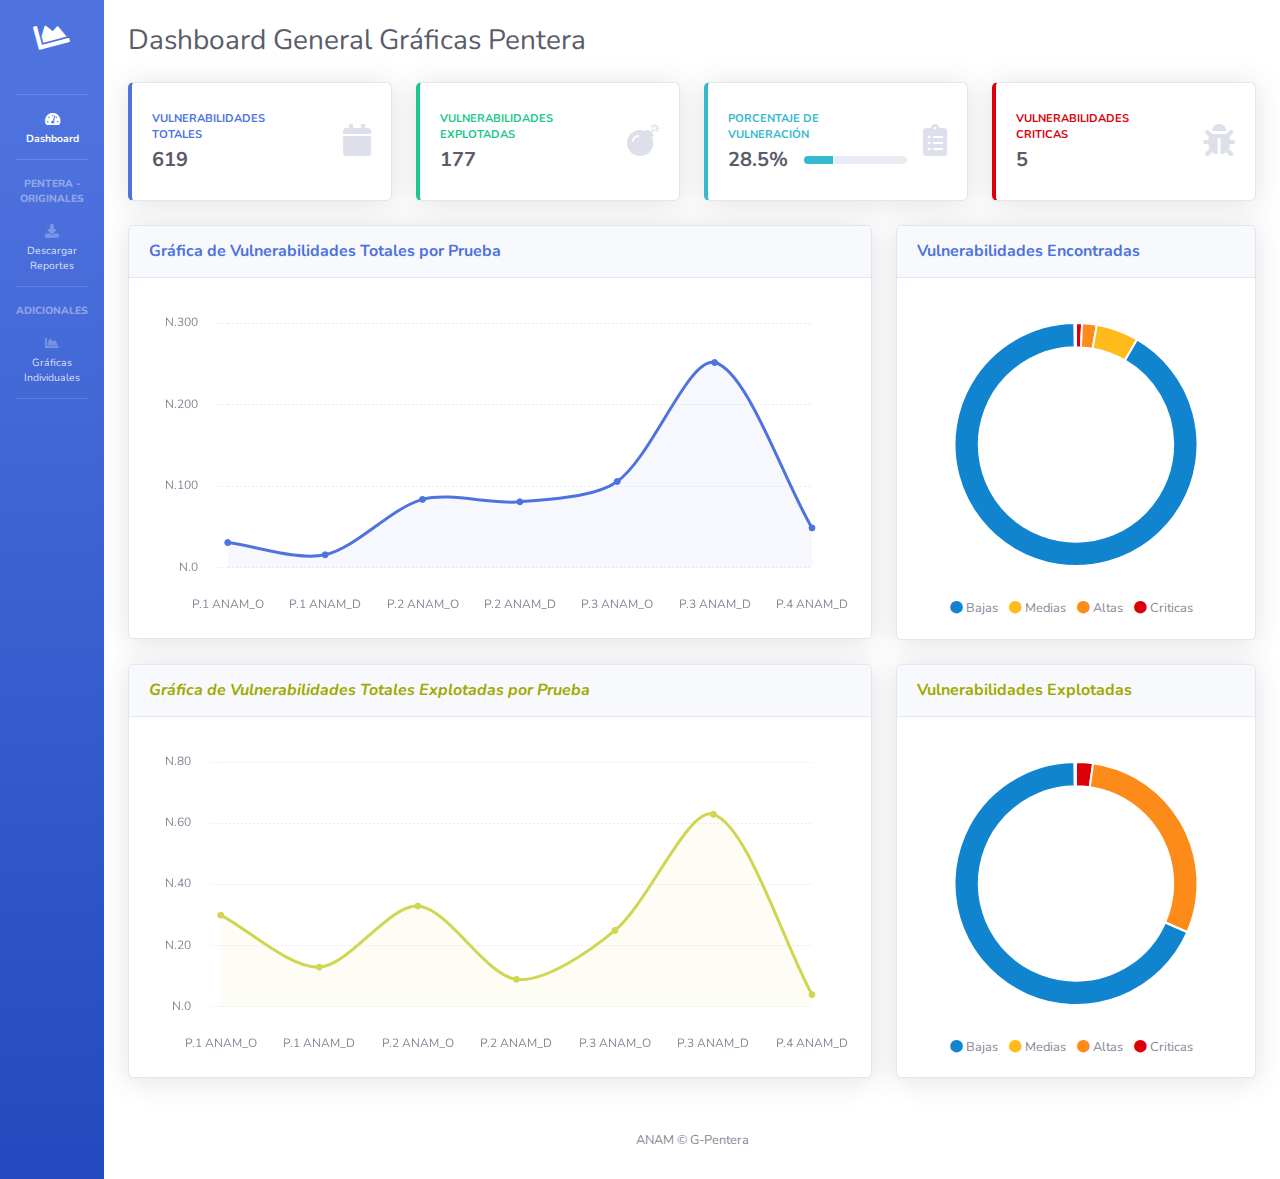
<file: index.html>
<!DOCTYPE html>
<html lang="en">

<head>

    <meta charset="utf-8">
    <meta http-equiv="X-UA-Compatible" content="IE=edge">
    <meta name="viewport" content="width=device-width, initial-scale=1, shrink-to-fit=no">
    <meta name="description" content="">
    <meta name="author" content="">

    <title>MLG5296 - Dashboard</title>

    <!-- Custom fonts for this template-->
    <link href="vendor/fontawesome-free/css/all.min.css" rel="stylesheet" type="text/css">
    <link
        href="https://fonts.googleapis.com/css?family=Nunito:200,200i,300,300i,400,400i,600,600i,700,700i,800,800i,900,900i"
        rel="stylesheet">

    <!-- Custom styles for this template-->
    <link href="css/sb-admin-2.min.css" rel="stylesheet">

</head>

<body id="page-top">

    <!-- Page Wrapper -->
    <div id="wrapper">

        <!-- Sidebar -->
        <ul class="navbar-nav bg-gradient-primary sidebar sidebar-dark accordion toggled" id="accordionSidebar">
            
            <!-- Sidebar - Brand -->
            <a class="sidebar-brand d-flex align-items-center justify-content-center" href="index.html">
                <div class="sidebar-brand-icon rotate-n-15">
                    <!-- <i class="fas fa-laugh-wink"></i> -->
                    <i class="fas fa-fw fa-chart-area"></i>
                </div>
                <div class="sidebar-brand-text mx-3">Pentera_HK<sup>2</sup></div>
            </a>

            <!-- Divider -->
            <br><hr class="sidebar-divider my-0">

            <!-- Nav Item - Dashboard -->
            <li class="nav-item active">
                <a class="nav-link" href="index.html">
                    <i class="fas fa-fw fa-tachometer-alt"></i>
                    <span>Dashboard</span></a>
            </li>
            
            <!-- Divider -->
            <hr class="sidebar-divider">
            
            <!-- Heading -->
            <div class="sidebar-heading">
                Pentera - Originales
            </div>
            <!-- Nav Item - Pages Collapse Menu 
            <li class="nav-item">
                <a class="nav-link collapsed" href="#" data-toggle="collapse" data-target="#collapseTwo"
                    aria-expanded="true" aria-controls="collapseTwo">
                    <i class="fas fa-fw fa-cog"></i>
                    <span>Components</span>
                </a>
                <div id="collapseTwo" class="collapse" aria-labelledby="headingTwo" data-parent="#accordionSidebar">
                    <div class="bg-white py-2 collapse-inner rounded">
                        <h6 class="collapse-header">Custom Components:</h6>
                        <a class="collapse-item" href="buttons.html">Buttons</a>
                        <a class="collapse-item" href="cards.html">Cards</a>
                    </div>
                </div>
            </li>
            -->
            <!-- Nav Item - Utilities Collapse Menu -->
            <li class="nav-item">
                    <a class="nav-link" href="Pentera_Reports.zip" download="Pentera_Reports_Org.zip">
                        <i class="fas fa-download fa-chart-area"></i>
                        <span>Descargar Reportes</span>
                    </a>
            </li>

            <!-- Divider -->
            <hr class="sidebar-divider">

            <!-- Heading -->
            <div class="sidebar-heading">
                Adicionales
            </div>

            <!-- Nav Item - Pages Collapse Menu -->
            <li class="nav-item">
                <a class="nav-link collapsed" href="#" data-toggle="collapse" data-target="#collapsePages"
                    aria-expanded="true" aria-controls="collapsePages">
                    <!--<i class="fas fa-fw fa-folder"></i>-->
                    <i class="fas fa-fw fa-chart-area"></i>
                    <span>Gráficas Individuales</span>
                </a>
                <div id="collapsePages" class="collapse" aria-labelledby="headingPages" data-parent="#accordionSidebar">
                        <div class="bg-white py-2 collapse-inner rounded">
                            <h6 class="collapse-header">Gráficas Individuales:</h6>
                            <a class="collapse-item" href="p1o.html">PRUEBA-1 JUN 14, 2023, ANAM_O</a>
                            <a class="collapse-item" href="p1d.html">PRUEBA-1 JUN 14, 2023, ANAM_D</a>
                            <a class="collapse-item" href="p2o.html">PRUEBA-2 OCT 23, 2023, ANAM_O</a>
                            <a class="collapse-item" href="p2d.html">PRUEBA-2 OCT 23, 2023, ANAM_D</a>
                            <a class="collapse-item" href="p3o.html">PRUEBA-3 MAR 27, 2024, ANAM_O</a>
                            <a class="collapse-item" href="p3d.html">PRUEBA-3 MAR 27, 2024, ANAM_D</a>
                            <a class="collapse-item" href="p4d.html">PRUEBA-4 JUN 7, 2024, ANAM_D_AIFA</a>
                        </div>
                    </div>
                
            </li>

            <!-- Nav Item - Charts 
            <li class="nav-item">
                <a class="nav-link" href="charts.html">
                    <i class="fas fa-fw fa-chart-area"></i>
                    <span>Charts</span></a>
            </li>

            Nav Item - Tables 
            
            IMPORTANTE DEBES DE TENER TODO EN href="tables.html"
            Y CREAR COPIAS PARA CADA UNA DE LAS REMEDIACIONES SOLO PARA 6 CASILLAS DE LAS 20 QUE BRINDA PENTERA ES DECIR DEBES SABER
            ESCOGER LAS MÁS IMPORTANTES
            --
            <li class="nav-item">
                <a class="nav-link collapsed" href="#" data-toggle="collapse" data-target="#collapseTwo"
                aria-expanded="true" aria-controls="collapseTwo">
                <i class="fas fa-fw fa-folder"></i>
                    <span>Tablas Remediaciones</span>
                </a>
                <div id="collapseTwo" class="collapse" aria-labelledby="headingTwo" data-parent="#accordionSidebar">
                    <div class="bg-white py-2 collapse-inner rounded">
                        <h6 class="collapse-header">Custom Components:</h6>
                        <a class="collapse-item" href="buttons.html">Buttons</a>
                        <a class="collapse-item" href="cards.html">Cards</a>
                    </div>
                </div>
            </li>

            <!-- Divider -->
            <hr class="sidebar-divider d-none d-md-block">

            <!-- Sidebar Toggler (Sidebar) 
            <div class="text-center d-none d-md-inline">
                <button class="rounded-circle border-0" id="sidebarToggle"></button>
            </div>

             <!--Sidebar Message 
             <div class="sidebar-card d-none d-lg-flex">
                <img class="sidebar-card-illustration mb-2" src="img/undraw_rocket.svg" alt="...">
                <p class="text-center mb-2"><strong>SB Admin Pro</strong> is packed with premium features, components, and more!</p>
                <a class="btn btn-success btn-sm" href="https://startbootstrap.com/theme/sb-admin-pro">Upgrade to Pro!</a>
            </div> -->

        </ul>
        <!-- End of Sidebar -->
        <!--
        - Content Wrapper -
        <div id="content-wrapper" class="d-flex flex-column">

            - Main Content -
            <div id="content">

                - Topbar -
                <nav class="navbar navbar-expand navbar-light bg-white topbar mb-4 static-top shadow">

                    - Sidebar Toggle (Topbar) -
                    <button id="sidebarToggleTop" class="btn btn-link d-md-none rounded-circle mr-3">
                        <i class="fa fa-bars"></i>
                    </button>

                    - Topbar Search -
                    <form
                        class="d-none d-sm-inline-block form-inline mr-auto ml-md-3 my-2 my-md-0 mw-100 navbar-search">
                        <div class="input-group">
                            <input type="text" class="form-control bg-light border-0 small" placeholder="Search for..."
                                aria-label="Search" aria-describedby="basic-addon2">
                            <div class="input-group-append">
                                <button class="btn btn-primary" type="button">
                                    <i class="fas fa-search fa-sm"></i>
                                </button>
                            </div>
                        </div>
                    </form>

                     Topbar Navbar 
                    <ul class="navbar-nav ml-auto">

                        - Nav Item - Search Dropdown (Visible Only XS) -
                        <li class="nav-item dropdown no-arrow d-sm-none">
                            <a class="nav-link dropdown-toggle" href="#" id="searchDropdown" role="button"
                                data-toggle="dropdown" aria-haspopup="true" aria-expanded="false">
                                <i class="fas fa-search fa-fw"></i>
                            </a>
                            - Dropdown - Messages -
                            <div class="dropdown-menu dropdown-menu-right p-3 shadow animated--grow-in"
                                aria-labelledby="searchDropdown">
                                <form class="form-inline mr-auto w-100 navbar-search">
                                    <div class="input-group">
                                        <input type="text" class="form-control bg-light border-0 small"
                                            placeholder="Search for..." aria-label="Search"
                                            aria-describedby="basic-addon2">
                                        <div class="input-group-append">
                                            <button class="btn btn-primary" type="button">
                                                <i class="fas fa-search fa-sm"></i>
                                            </button>
                                        </div>
                                    </div>
                                </form>
                            </div>
                        </li>

                         Nav Item - Alerts 
                        <li class="nav-item dropdown no-arrow mx-1">
                            <a class="nav-link dropdown-toggle" href="#" id="alertsDropdown" role="button"
                                data-toggle="dropdown" aria-haspopup="true" aria-expanded="false">
                                <i class="fas fa-bell fa-fw"></i>
                                -- Counter - Alerts 
                                <span class="badge badge-danger badge-counter">3+</span>
                            </a>
                             Dropdown - Alerts --
                            <div class="dropdown-list dropdown-menu dropdown-menu-right shadow animated--grow-in"
                                aria-labelledby="alertsDropdown">
                                <h6 class="dropdown-header">
                                    Alerts Center
                                </h6>
                                <a class="dropdown-item d-flex align-items-center" href="#">
                                    <div class="mr-3">
                                        <div class="icon-circle bg-primary">
                                            <i class="fas fa-file-alt text-white"></i>
                                        </div>
                                    </div>
                                    <div>
                                        <div class="small text-gray-500">Junio 12, 20204</div>
                                        <span class="font-weight-bold">El documento de resultados esta listo para descargar.</span>
                                    </div>
                                </a>
                                <a class="dropdown-item d-flex align-items-center" href="#">
                                    <div class="mr-3">
                                        <div class="icon-circle bg-success">
                                            <i class="fas fa-donate text-white"></i>
                                        </div>
                                    </div>
                                    <div>
                                        <div class="small text-gray-500">Junio 12, 2024</div>
                                        Se han pistoleado 340 equipos el día de hoy.
                                    </div>
                                </a>
                                <a class="dropdown-item d-flex align-items-center" href="#">
                                    <div class="mr-3">
                                        <div class="icon-circle bg-warning">
                                            <i class="fas fa-exclamation-triangle text-white"></i>
                                        </div>
                                    </div>
                                    <div>
                                        <div class="small text-gray-500">Junio 12, 2024</div>
                                        El empleado Miguel López García incumplio el protocolo da click para revisar.
                                    </div>
                                </a>
                                <a class="dropdown-item text-center small text-gray-500" href="#">Show All Alerts</a>
                            </div>
                        </li>

                         Nav Item - Messages
                        <li class="nav-item dropdown no-arrow mx-1">
                            <a class="nav-link dropdown-toggle" href="#" id="messagesDropdown" role="button"
                                data-toggle="dropdown" aria-haspopup="true" aria-expanded="false">
                                <i class="fas fa-envelope fa-fw"></i>-->
                                <!-- Counter - Messages 
                                <span class="badge badge-danger badge-counter">7</span>
                            </a> 
                             Dropdown - Messages 
                            <div class="dropdown-list dropdown-menu dropdown-menu-right shadow animated--grow-in"
                                aria-labelledby="messagesDropdown">
                                <h6 class="dropdown-header">
                                    Message Center
                                </h6>
                                <a class="dropdown-item d-flex align-items-center" href="#">
                                    <div class="dropdown-list-image mr-3">
                                        <img class="rounded-circle" src="img/undraw_profile_1.svg"
                                            alt="...">
                                        <div class="status-indicator bg-success"></div>
                                    </div>
                                    <div class="font-weight-bold">
                                        <div class="text-truncate">Hi there! I am wondering if you can help me with a
                                            problem I've been having.</div>
                                        <div class="small text-gray-500">Emily Fowler · 58m</div>
                                    </div>
                                </a>
                                <a class="dropdown-item d-flex align-items-center" href="#">
                                    <div class="dropdown-list-image mr-3">
                                        <img class="rounded-circle" src="img/undraw_profile_2.svg"
                                            alt="...">
                                        <div class="status-indicator"></div>
                                    </div>
                                    <div>
                                        <div class="text-truncate">I have the photos that you ordered last month, how
                                            would you like them sent to you?</div>
                                        <div class="small text-gray-500">Jae Chun · 1d</div>
                                    </div>
                                </a>
                                <a class="dropdown-item d-flex align-items-center" href="#">
                                    <div class="dropdown-list-image mr-3">
                                        <img class="rounded-circle" src="img/undraw_profile_3.svg"
                                            alt="...">
                                        <div class="status-indicator bg-warning"></div>
                                    </div>
                                    <div>
                                        <div class="text-truncate">Last month's report looks great, I am very happy with
                                            the progress so far, keep up the good work!</div>
                                        <div class="small text-gray-500">Morgan Alvarez · 2d</div>
                                    </div>
                                </a>
                                <a class="dropdown-item d-flex align-items-center" href="#">
                                    <div class="dropdown-list-image mr-3">
                                        <img class="rounded-circle" src="https://source.unsplash.com/Mv9hjnEUHR4/60x60"
                                            alt="...">
                                        <div class="status-indicator bg-success"></div>
                                    </div>
                                    <div>
                                        <div class="text-truncate">Am I a good boy? The reason I ask is because someone
                                            told me that people say this to all dogs, even if they aren't good...</div>
                                        <div class="small text-gray-500">Chicken the Dog · 2w</div>
                                    </div>
                                </a>
                                <a class="dropdown-item text-center small text-gray-500" href="#">Read More Messages</a>
                            </div>
                        </li>

                        <div class="topbar-divider d-none d-sm-block"></div>

                         Nav Item - User Information 
                        <li class="nav-item dropdown no-arrow">
                            <a class="nav-link dropdown-toggle" href="#" id="userDropdown" role="button"
                                data-toggle="dropdown" aria-haspopup="true" aria-expanded="false">
                                <span class="mr-2 d-none d-lg-inline text-gray-600 small">ANAM Admin</span>
                                <img class="img-profile rounded-circle"
                                    src="img/undraw_profile.svg">
                            </a>
                             Dropdown - User Information -
                            <div class="dropdown-menu dropdown-menu-right shadow animated--grow-in"
                                aria-labelledby="userDropdown">
                                <a class="dropdown-item" href="#">
                                    <i class="fas fa-user fa-sm fa-fw mr-2 text-gray-400"></i>
                                    Profile
                                </a>
                                <a class="dropdown-item" href="#">
                                    <i class="fas fa-cogs fa-sm fa-fw mr-2 text-gray-400"></i>
                                    Settings
                                </a>
                                <a class="dropdown-item" href="#">
                                    <i class="fas fa-list fa-sm fa-fw mr-2 text-gray-400"></i>
                                    Activity Log
                                </a>
                                <div class="dropdown-divider"></div>
                                <a class="dropdown-item" href="#" data-toggle="modal" data-target="#logoutModal">
                                    <i class="fas fa-sign-out-alt fa-sm fa-fw mr-2 text-gray-400"></i>
                                    Logout
                                </a>
                            </div>
                        </li>

                    </ul>

                </nav>
                 End of Topbar -->

                <!-- Begin Page Content -->
                <div class="container-fluid">
                    <br>
                    <!-- Page Heading -->
                    <div class="d-sm-flex align-items-center justify-content-between mb-4">
                        <h1 class="h3 mb-0 text-gray-800">Dashboard General Gráficas Pentera</h1>
                        <!-- <a href="#" class="d-none d-sm-inline-block btn btn-sm btn-primary shadow-sm"><i
                                class="fas fa-download fa-sm text-white-50"></i> Generate Report</a> -->
                    </div>

                    <!-- Content Row -->
                    <div class="row">

                        <!-- Earnings (Monthly) Card Example -->
                        <div class="col-xl-3 col-md-6 mb-4">
                            <div class="card border-left-primary shadow h-100 py-2">
                                <div class="card-body">
                                    <div class="row no-gutters align-items-center">
                                        <div class="col mr-2">
                                            <div class="text-xs font-weight-bold text-primary text-uppercase mb-1">
                                                VULNERABILIDADES<br>TOTALES</div>
                                            <div class="h5 mb-0 font-weight-bold text-gray-800">619</div>
                                        </div>
                                        <div class="col-auto">
                                            <i class="fas fa-calendar fa-2x text-gray-300"></i>
                                        </div>
                                    </div>
                                </div>
                            </div>
                        </div>

                        <!-- Earnings (Monthly) Card Example -->
                        <div class="col-xl-3 col-md-6 mb-4">
                            <div class="card border-left-success shadow h-100 py-2">
                                <div class="card-body">
                                    <div class="row no-gutters align-items-center">
                                        <div class="col mr-2">
                                            <div class="text-xs font-weight-bold text-success text-uppercase mb-1">
                                                VULNERABILIDADES<br>EXPLOTADAS</div>
                                            <div class="h5 mb-0 font-weight-bold text-gray-800">177</div>
                                        </div>
                                        <div class="col-auto">
                                            <i class="fas fa-bomb fa-2x text-gray-300"></i>
                                        </div>
                                    </div>
                                </div>
                            </div>
                        </div>

                        <!-- Earnings (Monthly) Card Example -->
                        <div class="col-xl-3 col-md-6 mb-4">
                            <div class="card border-left-info shadow h-100 py-2">
                                <div class="card-body">
                                    <div class="row no-gutters align-items-center">
                                        <div class="col mr-2">
                                            <div class="text-xs font-weight-bold text-info text-uppercase mb-1">PORCENTAJE DE<br>VULNERACIÓN
                                            </div>
                                            <div class="row no-gutters align-items-center">
                                                <div class="col-auto">
                                                    <div class="h5 mb-0 mr-3 font-weight-bold text-gray-800">28.5%</div>
                                                </div>
                                                <div class="col">
                                                    <div class="progress progress-sm mr-2">
                                                        <div class="progress-bar bg-info" role="progressbar"
                                                            style="width: 28.5%" aria-valuenow="50" aria-valuemin="0"
                                                            aria-valuemax="100"></div>
                                                    </div>
                                                </div>
                                            </div>
                                        </div>
                                        <div class="col-auto">
                                            <i class="fas fa-clipboard-list fa-2x text-gray-300"></i>
                                        </div>
                                    </div>
                                </div>
                            </div>
                        </div>

                        <!-- Pending Requests Card Example -->
                        <div class="col-xl-3 col-md-6 mb-4">
                            <div class="card border-left-warning shadow h-100 py-2">
                                <div class="card-body">
                                    <div class="row no-gutters align-items-center">
                                        <div class="col mr-2">
                                            <div class="text-xs font-weight-bold text-criticas text-uppercase mb-1">
                                                VULNERABILIDADES<br>CRITICAS</div>
                                            <div class="h5 mb-0 font-weight-bold text-gray-800">5</div>
                                        </div>
                                        <div class="col-auto">
                                            <i class="fas fa-bug fa-2x text-gray-300"></i>
                                        </div>
                                    </div>
                                </div>
                            </div>
                        </div>
                    </div>

                    <!-- Content Row -->

                    <div class="row">

                        <!-- Area Chart -->
                        <div class="col-xl-8 col-lg-7">
                            <div class="card shadow mb-4">
                                <!-- Card Header - Dropdown -->
                                <div
                                    class="card-header py-3 d-flex flex-row align-items-center justify-content-between">
                                    <h6 class="m-0 font-weight-bold text-primary">Gráfica de Vulnerabilidades Totales por Prueba</h6>
                                </div>
                                <!-- Card Body -->
                                <div class="card-body">
                                    <div class="chart-area">
                                        <canvas id="myAreaChart"></canvas>
                                    </div>
                                </div>
                            </div>
                        </div>



                        <!-- Pie Chart -->
                        <div class="col-xl-4 col-lg-5">
                            <div class="card shadow mb-4">
                                <!-- Card Header - Dropdown -->
                                <div
                                    class="card-header py-3 d-flex flex-row align-items-center justify-content-between">
                                    <h6 class="m-0 font-weight-bold text-primary">Vulnerabilidades Encontradas</h6>
                                </div>
                                <!-- Card Body -->
                                <div class="card-body">
                                    <div class="chart-pie pt-4 pb-2">
                                        <canvas id="myPieChart"></canvas>
                                    </div>
                                    <div class="mt-4 text-center small">
                                        <span class="mr-2">
                                            <i class="fas fa-circle text-bajas"></i> Bajas
                                        </span>
                                        <span class="mr-2">
                                            <i class="fas fa-circle text-medias"></i> Medias
                                        </span>
                                        <span class="mr-2">
                                            <i class="fas fa-circle text-altas"></i> Altas
                                        </span>
                                        <span class="mr-2">
                                            <i class="fas fa-circle text-criticas"></i> Criticas
                                        </span>
                                    </div>
                                </div>
                            </div>
                        </div>
                    </div>
                    
                    <!-- Content Row -->

                    <div class="row">

                        <!-- Area Chart -->
                        <div class="col-xl-8 col-lg-7">
                            <div class="card shadow mb-4">
                                <!-- Card Header - Dropdown -->
                                <div
                                    class="card-header py-3 d-flex flex-row align-items-center justify-content-between">
                                    <h6 class="m-0 font-weight-bold text-logros"><Em>Gráfica de Vulnerabilidades Totales Explotadas por Prueba</Em></h6>
                                    
                                </div>
                                <!-- Card Body -->
                                <div class="card-body">
                                    <div class="chart-area">
                                        <canvas id="myAreaChart2"></canvas>
                                    </div>
                                </div>
                            </div>
                        </div>

                    
                    
                    <!-- Pie Chart -->
                    <div class="col-xl-4 col-lg-5">
                        <div class="card shadow mb-4">
                            <!-- Card Header - Dropdown -->
                            <div
                                class="card-header py-3 d-flex flex-row align-items-center justify-content-between">
                                <h6 class="m-0 font-weight-bold text-logros">Vulnerabilidades Explotadas</h6>
                                
                            </div>
                            <!-- Card Body -->
                            <div class="card-body">
                                <div class="chart-pie pt-4 pb-2">
                                    <canvas id="myPieChart2"></canvas>
                                </div>
                                <div class="mt-4 text-center small">
                                    <span class="mr-2">
                                        <i class="fas fa-circle text-bajas"></i> Bajas
                                    </span>
                                    <span class="mr-2">
                                        <i class="fas fa-circle text-medias"></i> Medias
                                    </span>
                                    <span class="mr-2">
                                        <i class="fas fa-circle text-altas"></i> Altas
                                    </span>
                                    <span class="mr-2">
                                        <i class="fas fa-circle text-criticas"></i> Criticas
                                    </span>
                                </div>
                            </div>
                        </div>
                    </div>
                </div>

                    <!-- Content Row --
                    <div class="row">

                        <!-- Content Column --
                        <div class="col-lg-6 mb-4">

                            <!-- Project Card Example --
                            <div class="card shadow mb-4">
                                <div class="card-header py-3">
                                    <h6 class="m-0 font-weight-bold text-primary">Projects</h6>
                                </div>
                                <div class="card-body">
                                    <h4 class="small font-weight-bold">Server Migration <span
                                            class="float-right">20%</span></h4>
                                    <div class="progress mb-4">
                                        <div class="progress-bar bg-danger" role="progressbar" style="width: 20%"
                                            aria-valuenow="20" aria-valuemin="0" aria-valuemax="100"></div>
                                    </div>
                                    <h4 class="small font-weight-bold">Sales Tracking <span
                                            class="float-right">40%</span></h4>
                                    <div class="progress mb-4">
                                        <div class="progress-bar bg-warning" role="progressbar" style="width: 40%"
                                            aria-valuenow="40" aria-valuemin="0" aria-valuemax="100"></div>
                                    </div>
                                    <h4 class="small font-weight-bold">Customer Database <span
                                            class="float-right">60%</span></h4>
                                    <div class="progress mb-4">
                                        <div class="progress-bar" role="progressbar" style="width: 60%"
                                            aria-valuenow="60" aria-valuemin="0" aria-valuemax="100"></div>
                                    </div>
                                    <h4 class="small font-weight-bold">Payout Details <span
                                            class="float-right">80%</span></h4>
                                    <div class="progress mb-4">
                                        <div class="progress-bar bg-info" role="progressbar" style="width: 80%"
                                            aria-valuenow="80" aria-valuemin="0" aria-valuemax="100"></div>
                                    </div>
                                    <h4 class="small font-weight-bold">Account Setup <span
                                            class="float-right">Complete!</span></h4>
                                    <div class="progress">
                                        <div class="progress-bar bg-success" role="progressbar" style="width: 100%"
                                            aria-valuenow="100" aria-valuemin="0" aria-valuemax="100"></div>
                                    </div>
                                </div>
                            </div>

                            <!-- Color System --
                            <div class="row">
                                <div class="col-lg-6 mb-4">
                                    <div class="card bg-primary text-white shadow">
                                        <div class="card-body">
                                            Primary
                                            <div class="text-white-50 small">#4e73df</div>
                                        </div>
                                    </div>
                                </div>
                                <div class="col-lg-6 mb-4">
                                    <div class="card bg-success text-white shadow">
                                        <div class="card-body">
                                            Success
                                            <div class="text-white-50 small">#1cc88a</div>
                                        </div>
                                    </div>
                                </div>
                                <div class="col-lg-6 mb-4">
                                    <div class="card bg-info text-white shadow">
                                        <div class="card-body">
                                            Info
                                            <div class="text-white-50 small">#36b9cc</div>
                                        </div>
                                    </div>
                                </div>
                                <div class="col-lg-6 mb-4">
                                    <div class="card bg-warning text-white shadow">
                                        <div class="card-body">
                                            Warning
                                            <div class="text-white-50 small">#f6c23e</div>
                                        </div>
                                    </div>
                                </div>
                                <div class="col-lg-6 mb-4">
                                    <div class="card bg-danger text-white shadow">
                                        <div class="card-body">
                                            Danger
                                            <div class="text-white-50 small">#e74a3b</div>
                                        </div>
                                    </div>
                                </div>
                                <div class="col-lg-6 mb-4">
                                    <div class="card bg-secondary text-white shadow">
                                        <div class="card-body">
                                            Secondary
                                            <div class="text-white-50 small">#858796</div>
                                        </div>
                                    </div>
                                </div>
                                <div class="col-lg-6 mb-4">
                                    <div class="card bg-light text-black shadow">
                                        <div class="card-body">
                                            Light
                                            <div class="text-black-50 small">#f8f9fc</div>
                                        </div>
                                    </div>
                                </div>
                                <div class="col-lg-6 mb-4">
                                    <div class="card bg-dark text-white shadow">
                                        <div class="card-body">
                                            Dark
                                            <div class="text-white-50 small">#5a5c69</div>
                                        </div>
                                    </div>
                                </div>
                            </div>

                        </div>

                        <div class="col-lg-6 mb-4">

                            <!-- Illustrations --
                            <div class="card shadow mb-4">
                                <div class="card-header py-3">
                                    <h6 class="m-0 font-weight-bold text-primary">Illustrations</h6>
                                </div>
                                <div class="card-body">
                                    <div class="text-center">
                                        <img class="img-fluid px-3 px-sm-4 mt-3 mb-4" style="width: 25rem;"
                                            src="img/undraw_posting_photo.svg" alt="...">
                                    </div>
                                    <p>Add some quality, svg illustrations to your project courtesy of <a
                                            target="_blank" rel="nofollow" href="https://undraw.co/">unDraw</a>, a
                                        constantly updated collection of beautiful svg images that you can use
                                        completely free and without attribution!</p>
                                    <a target="_blank" rel="nofollow" href="https://undraw.co/">Browse Illustrations on
                                        unDraw &rarr;</a>
                                </div>
                            </div>

                            <!-- Approach --
                            <div class="card shadow mb-4">
                                <div class="card-header py-3">
                                    <h6 class="m-0 font-weight-bold text-primary">Development Approach</h6>
                                </div>
                                <div class="card-body">
                                    <p>SB Admin 2 makes extensive use of Bootstrap 4 utility classes in order to reduce
                                        CSS bloat and poor page performance. Custom CSS classes are used to create
                                        custom components and custom utility classes.</p>
                                    <p class="mb-0">Before working with this theme, you should become familiar with the
                                        Bootstrap framework, especially the utility classes.</p>
                                </div>
                            </div>

                        </div>
                    </div>

                </div>
                <!-- /.container-fluid --

            </div>
            <!-- End of Main Content --

            <!-- Footer -->
            <footer class="sticky-footer bg-white">
                <div class="container my-auto">
                    <div class="copyright text-center my-auto">
                        <span>ANAM &copy; G-Pentera</span>
                    </div>
                </div>
            </footer>
            <!-- End of Footer -->

        </div>
        <!-- End of Content Wrapper -->

    </div>
    <!-- End of Page Wrapper -->

    <!-- Scroll to Top Button-->
    <a class="scroll-to-top rounded" href="#page-top">
        <i class="fas fa-angle-up"></i>
    </a>

    <!-- Logout Modal--
    <div class="modal fade" id="logoutModal" tabindex="-1" role="dialog" aria-labelledby="exampleModalLabel"
        aria-hidden="true">
        <div class="modal-dialog" role="document">
            <div class="modal-content">
                <div class="modal-header">
                    <h5 class="modal-title" id="exampleModalLabel">Ready to Leave?</h5>
                    <button class="close" type="button" data-dismiss="modal" aria-label="Close">
                        <span aria-hidden="true">×</span>
                    </button>
                </div>
                <div class="modal-body">Select "Logout" below if you are ready to end your current session.</div>
                <div class="modal-footer">
                    <button class="btn btn-secondary" type="button" data-dismiss="modal">Cancel</button>
                    <a class="btn btn-primary" href="login.html">Logout</a>
                </div>
            </div>
        </div>
    </div>

    <!-- Bootstrap core JavaScript-->
    <script src="vendor/jquery/jquery.min.js"></script>
    <script src="vendor/bootstrap/js/bootstrap.bundle.min.js"></script>

    <!-- Core plugin JavaScript-->
    <script src="vendor/jquery-easing/jquery.easing.min.js"></script>

    <!-- Custom scripts for all pages-->
    <script src="js/sb-admin-2.min.js"></script>

    <!-- Page level plugins -->
    <script src="vendor/chart.js/Chart.min.js"></script>

    <!-- Page level custom scripts -->
    <script src="js/demo/chart-area-demo.js"></script>
    <script src="js/demo/chart-pie-demo.js"></script>
</body>

</html>
</file>
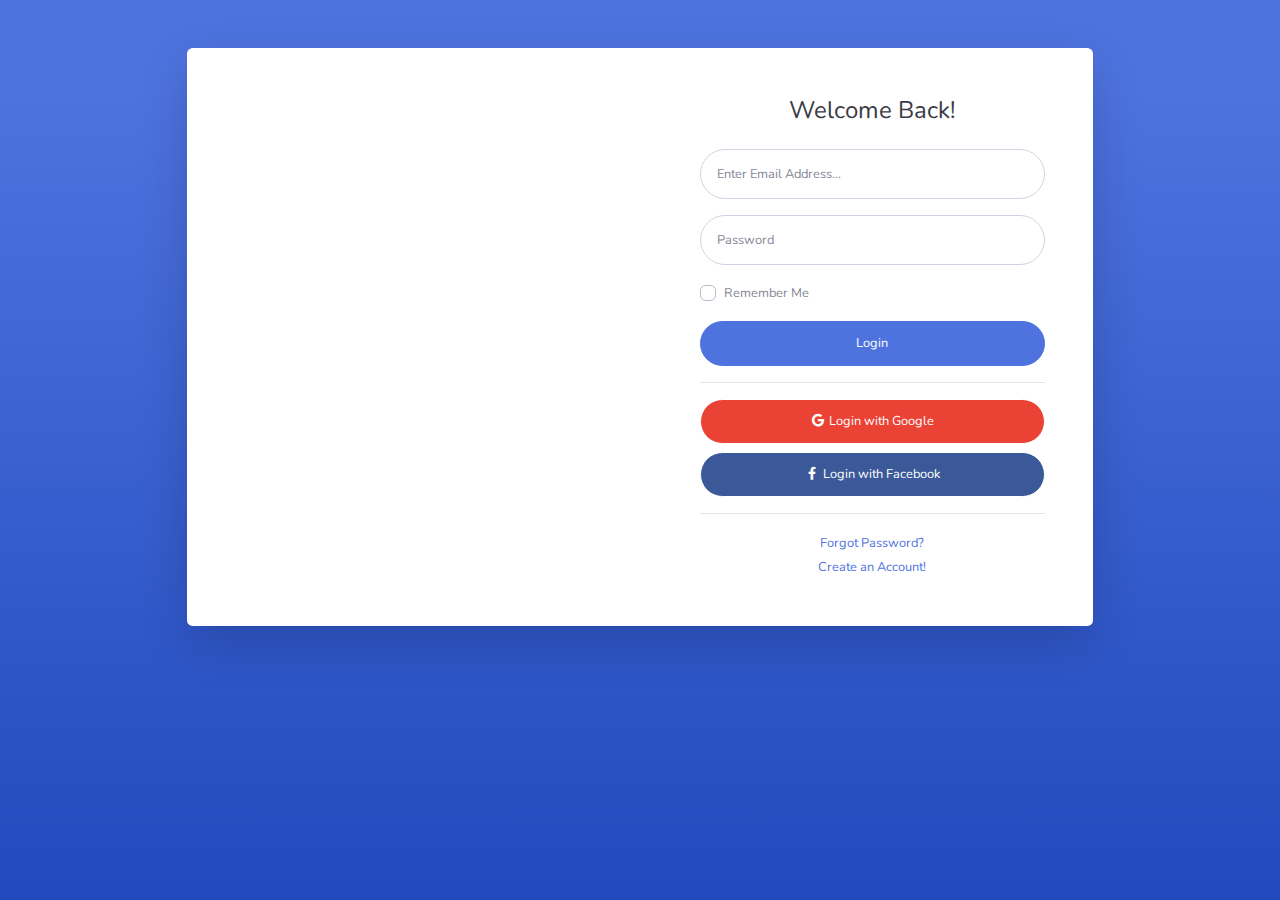
<file: login.html>
<!DOCTYPE html>
<html lang="en">

<head>

    <meta charset="utf-8">
    <meta http-equiv="X-UA-Compatible" content="IE=edge">
    <meta name="viewport" content="width=device-width, initial-scale=1, shrink-to-fit=no">
    <meta name="description" content="">
    <meta name="author" content="">

    <title>SB Admin 2 - Login</title>

    <!-- Custom fonts for this template-->
    <link href="vendor/fontawesome-free/css/all.min.css" rel="stylesheet" type="text/css">
    <link
        href="https://fonts.googleapis.com/css?family=Nunito:200,200i,300,300i,400,400i,600,600i,700,700i,800,800i,900,900i"
        rel="stylesheet">

    <!-- Custom styles for this template-->
    <link href="css/sb-admin-2.min.css" rel="stylesheet">

</head>

<body class="bg-gradient-primary">

    <div class="container">

        <!-- Outer Row -->
        <div class="row justify-content-center">

            <div class="col-xl-10 col-lg-12 col-md-9">

                <div class="card o-hidden border-0 shadow-lg my-5">
                    <div class="card-body p-0">
                        <!-- Nested Row within Card Body -->
                        <div class="row">
                            <div class="col-lg-6 d-none d-lg-block bg-login-image"></div>
                            <div class="col-lg-6">
                                <div class="p-5">
                                    <div class="text-center">
                                        <h1 class="h4 text-gray-900 mb-4">Welcome Back!</h1>
                                    </div>
                                    <form class="user">
                                        <div class="form-group">
                                            <input type="email" class="form-control form-control-user"
                                                id="exampleInputEmail" aria-describedby="emailHelp"
                                                placeholder="Enter Email Address...">
                                        </div>
                                        <div class="form-group">
                                            <input type="password" class="form-control form-control-user"
                                                id="exampleInputPassword" placeholder="Password">
                                        </div>
                                        <div class="form-group">
                                            <div class="custom-control custom-checkbox small">
                                                <input type="checkbox" class="custom-control-input" id="customCheck">
                                                <label class="custom-control-label" for="customCheck">Remember
                                                    Me</label>
                                            </div>
                                        </div>
                                        <a href="index.html" class="btn btn-primary btn-user btn-block">
                                            Login
                                        </a>
                                        <hr>
                                        <a href="index.html" class="btn btn-google btn-user btn-block">
                                            <i class="fab fa-google fa-fw"></i> Login with Google
                                        </a>
                                        <a href="index.html" class="btn btn-facebook btn-user btn-block">
                                            <i class="fab fa-facebook-f fa-fw"></i> Login with Facebook
                                        </a>
                                    </form>
                                    <hr>
                                    <div class="text-center">
                                        <a class="small" href="forgot-password.html">Forgot Password?</a>
                                    </div>
                                    <div class="text-center">
                                        <a class="small" href="register.html">Create an Account!</a>
                                    </div>
                                </div>
                            </div>
                        </div>
                    </div>
                </div>

            </div>

        </div>

    </div>

    <!-- Bootstrap core JavaScript-->
    <script src="vendor/jquery/jquery.min.js"></script>
    <script src="vendor/bootstrap/js/bootstrap.bundle.min.js"></script>

    <!-- Core plugin JavaScript-->
    <script src="vendor/jquery-easing/jquery.easing.min.js"></script>

    <!-- Custom scripts for all pages-->
    <script src="js/sb-admin-2.min.js"></script>

</body>

</html>
</file>
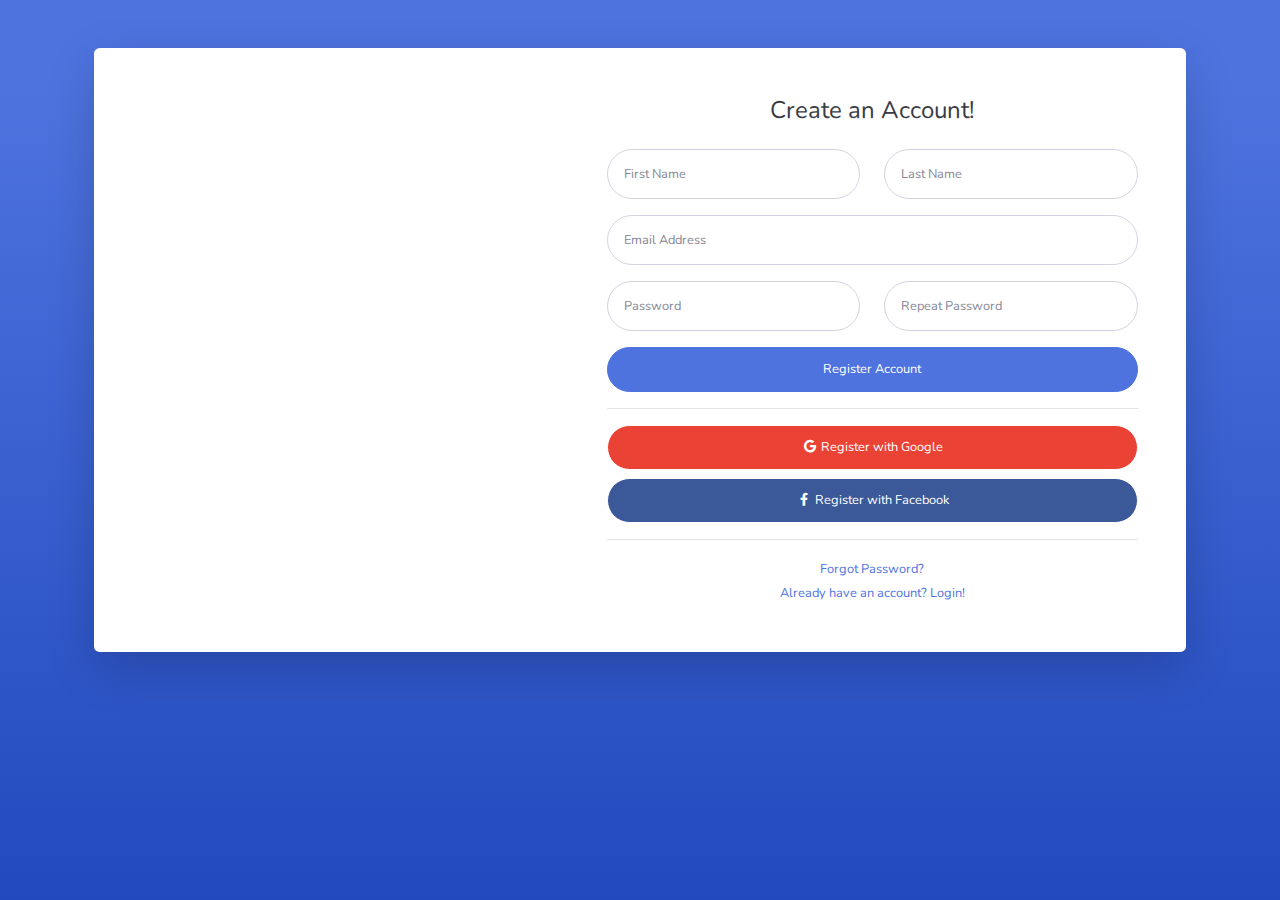
<file: register.html>
<!DOCTYPE html>
<html lang="en">

<head>

    <meta charset="utf-8">
    <meta http-equiv="X-UA-Compatible" content="IE=edge">
    <meta name="viewport" content="width=device-width, initial-scale=1, shrink-to-fit=no">
    <meta name="description" content="">
    <meta name="author" content="">

    <title>SB Admin 2 - Register</title>

    <!-- Custom fonts for this template-->
    <link href="vendor/fontawesome-free/css/all.min.css" rel="stylesheet" type="text/css">
    <link
        href="https://fonts.googleapis.com/css?family=Nunito:200,200i,300,300i,400,400i,600,600i,700,700i,800,800i,900,900i"
        rel="stylesheet">

    <!-- Custom styles for this template-->
    <link href="css/sb-admin-2.min.css" rel="stylesheet">

</head>

<body class="bg-gradient-primary">

    <div class="container">

        <div class="card o-hidden border-0 shadow-lg my-5">
            <div class="card-body p-0">
                <!-- Nested Row within Card Body -->
                <div class="row">
                    <div class="col-lg-5 d-none d-lg-block bg-register-image"></div>
                    <div class="col-lg-7">
                        <div class="p-5">
                            <div class="text-center">
                                <h1 class="h4 text-gray-900 mb-4">Create an Account!</h1>
                            </div>
                            <form class="user">
                                <div class="form-group row">
                                    <div class="col-sm-6 mb-3 mb-sm-0">
                                        <input type="text" class="form-control form-control-user" id="exampleFirstName"
                                            placeholder="First Name">
                                    </div>
                                    <div class="col-sm-6">
                                        <input type="text" class="form-control form-control-user" id="exampleLastName"
                                            placeholder="Last Name">
                                    </div>
                                </div>
                                <div class="form-group">
                                    <input type="email" class="form-control form-control-user" id="exampleInputEmail"
                                        placeholder="Email Address">
                                </div>
                                <div class="form-group row">
                                    <div class="col-sm-6 mb-3 mb-sm-0">
                                        <input type="password" class="form-control form-control-user"
                                            id="exampleInputPassword" placeholder="Password">
                                    </div>
                                    <div class="col-sm-6">
                                        <input type="password" class="form-control form-control-user"
                                            id="exampleRepeatPassword" placeholder="Repeat Password">
                                    </div>
                                </div>
                                <a href="login.html" class="btn btn-primary btn-user btn-block">
                                    Register Account
                                </a>
                                <hr>
                                <a href="index.html" class="btn btn-google btn-user btn-block">
                                    <i class="fab fa-google fa-fw"></i> Register with Google
                                </a>
                                <a href="index.html" class="btn btn-facebook btn-user btn-block">
                                    <i class="fab fa-facebook-f fa-fw"></i> Register with Facebook
                                </a>
                            </form>
                            <hr>
                            <div class="text-center">
                                <a class="small" href="forgot-password.html">Forgot Password?</a>
                            </div>
                            <div class="text-center">
                                <a class="small" href="login.html">Already have an account? Login!</a>
                            </div>
                        </div>
                    </div>
                </div>
            </div>
        </div>

    </div>

    <!-- Bootstrap core JavaScript-->
    <script src="vendor/jquery/jquery.min.js"></script>
    <script src="vendor/bootstrap/js/bootstrap.bundle.min.js"></script>

    <!-- Core plugin JavaScript-->
    <script src="vendor/jquery-easing/jquery.easing.min.js"></script>

    <!-- Custom scripts for all pages-->
    <script src="js/sb-admin-2.min.js"></script>

</body>

</html>
</file>
